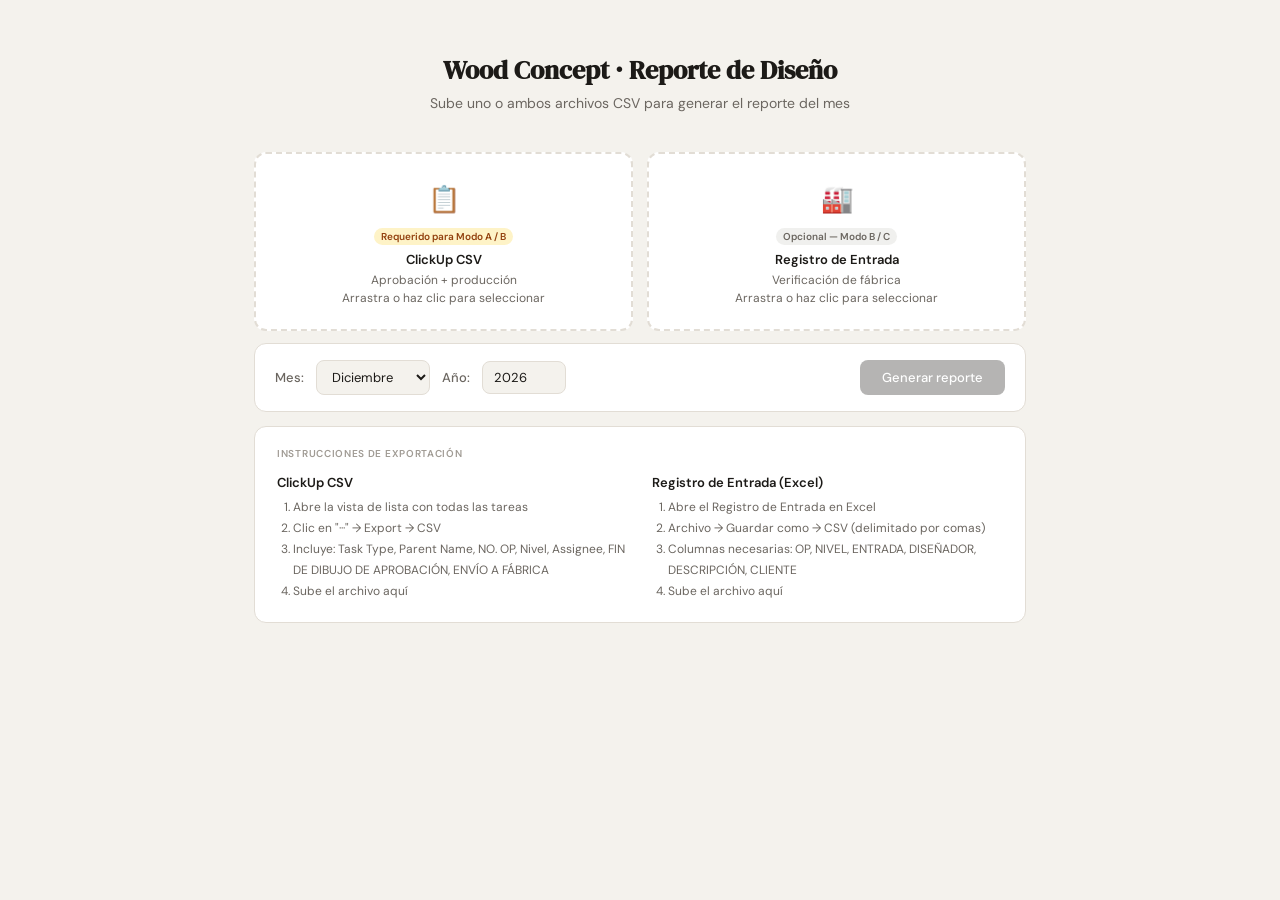
<file: reporte.html>
<!DOCTYPE html>
<html lang="es">
<head>
  <meta charset="UTF-8">
  <meta name="viewport" content="width=device-width, initial-scale=1.0">
  <title>Wood Concept · Reporte de Diseño</title>
  <link rel="preconnect" href="https://fonts.googleapis.com">
  <link rel="preconnect" href="https://fonts.gstatic.com" crossorigin>
  <link href="https://fonts.googleapis.com/css2?family=DM+Serif+Display:ital@0;1&family=DM+Sans:ital,wght@0,300;0,400;0,500;0,600;1,400&display=swap" rel="stylesheet">
  <style>
*, *::before, *::after { box-sizing: border-box; margin: 0; padding: 0; }
:root {
  --bg: #f4f2ed; --card: #fff; --border: #e2ddd5; --divider: #ede9e2;
  --text: #1c1a17; --muted: #6b6660; --faint: #a09b94;
  --aprob-bg: #e8f0fc; --aprob-text: #1a4fa0;
  --prod-bg: #e4f4ec;  --prod-text: #15683a;
  --above-bg: #e4f4ec; --above-text: #15683a;
  --below-bg: #fff1f2; --below-text: #b91c1c;
  --fallback: #9B5C0A; --added: #15683a; --warn: #b45309;
  --r: 12px;
}
body { font-family:'DM Sans',sans-serif; background:var(--bg); color:var(--text); min-height:100vh; -webkit-font-smoothing:antialiased; }

/* ── UPLOAD ── */
#upload-screen { max-width:820px; margin:0 auto; padding:52px 24px 80px; }
.upload-logo { text-align:center; margin-bottom:40px; }
.upload-logo h1 { font-family:'DM Serif Display',serif; font-size:26px; margin-bottom:6px; }
.upload-logo p { font-size:14px; color:var(--muted); }

.drop-zones { display:grid; grid-template-columns:1fr 1fr; gap:14px; margin-bottom:12px; }
.drop-zone {
  background:var(--card); border:2px dashed var(--border); border-radius:var(--r);
  padding:28px 20px 22px; text-align:center; cursor:pointer;
  transition:border-color .18s, background .18s; position:relative; min-height:148px;
  display:flex; flex-direction:column; align-items:center; justify-content:center;
}
.drop-zone .dz-input {
  position:absolute; inset:0; opacity:0; cursor:pointer; width:100%; height:100%;
}
.drop-zone.drag-over { border-color:#185FA5; background:#f5f8ff; }
.drop-zone.loaded { border-style:solid; border-color:#15683a; background:#f2faf5; cursor:default; }
.drop-zone.loaded .dz-input { display:none; }
.drop-zone.loaded .dz-idle { display:none; }
.dz-idle { pointer-events:none; }
.dz-icon { font-size:26px; margin-bottom:8px; }
.drop-zone h3 { font-size:13px; font-weight:600; margin-bottom:3px; }
.dz-hint { font-size:12px; color:var(--muted); line-height:1.5; }
.dz-badge {
  display:inline-block; font-size:10px; font-weight:600; padding:2px 7px;
  border-radius:100px; margin-bottom:6px;
}
.dz-badge.req { background:#fef3c7; color:#92400e; }
.dz-badge.opt { background:#f0f0ee; color:var(--muted); }

.dz-loaded-state {
  display:none; width:100%; flex-direction:column; align-items:center; gap:8px;
}
.drop-zone.loaded .dz-loaded-state { display:flex; }
.dz-check { font-size:22px; color:#15683a; }
.dz-fname { font-size:13px; font-weight:500; color:var(--text); word-break:break-all; text-align:center; }
.dz-fsize { font-size:11px; color:var(--muted); }
.dz-remove {
  background:none; border:1px solid var(--border); border-radius:6px;
  padding:3px 10px; font-size:11px; color:var(--muted); cursor:pointer;
  transition:border-color .15s, color .15s; font-family:'DM Sans',sans-serif;
}
.dz-remove:hover { border-color:#b91c1c; color:#b91c1c; }

.mode-badge {
  display:flex; align-items:center; gap:8px; padding:10px 16px;
  border-radius:8px; margin-bottom:12px; font-size:13px;
}
.mode-badge.hidden { display:none; }
.mode-badge.mode-a { background:#eff6ff; color:#1d4ed8; border:1px solid #bfdbfe; }
.mode-badge.mode-b { background:#f0fdf4; color:#166534; border:1px solid #bbf7d0; }
.mode-badge.mode-c { background:#fff7ed; color:#9a3412; border:1px solid #fed7aa; }
.mode-badge .mb-dot { width:7px; height:7px; border-radius:50%; background:currentColor; flex-shrink:0; }
.mode-badge strong { font-weight:600; }

.controls-row {
  background:var(--card); border:1px solid var(--border); border-radius:var(--r);
  padding:16px 20px; display:flex; align-items:center; gap:12px; margin-bottom:14px; flex-wrap:wrap;
}
.controls-row label { font-size:13px; font-weight:500; color:var(--muted); white-space:nowrap; }
.controls-row select, .controls-row input[type=number] {
  border:1px solid var(--border); border-radius:8px; padding:7px 11px;
  font-family:'DM Sans',sans-serif; font-size:13px; color:var(--text);
  background:var(--bg); outline:none; transition:border-color .15s;
}
.controls-row select:focus, .controls-row input[type=number]:focus { border-color:#185FA5; }
.controls-row input[type=number] { width:84px; }
.spacer { flex:1; }

.btn-primary {
  background:var(--text); color:#fff; border:none; border-radius:8px;
  padding:9px 22px; font-family:'DM Sans',sans-serif; font-size:13px; font-weight:500;
  cursor:pointer; transition:background .15s, opacity .15s; white-space:nowrap;
}
.btn-primary:disabled { opacity:.32; cursor:not-allowed; }
.btn-primary:not(:disabled):hover { background:#2e2b26; }
.btn-secondary {
  background:var(--card); color:var(--text); border:1px solid var(--border);
  border-radius:8px; padding:8px 16px; font-family:'DM Sans',sans-serif;
  font-size:13px; font-weight:500; cursor:pointer; transition:background .15s, border-color .15s;
}
.btn-secondary:hover { background:var(--bg); border-color:var(--muted); }

.error-banner {
  background:#fff1f2; border:1px solid #fecdd3; border-radius:8px;
  padding:11px 16px; font-size:13px; color:#b91c1c; margin-bottom:14px; display:none;
}
.instructions {
  background:var(--card); border:1px solid var(--border); border-radius:var(--r); padding:20px 22px;
}
.instr-title { font-size:10px; font-weight:600; text-transform:uppercase; letter-spacing:.07em; color:var(--faint); margin-bottom:14px; }
.instr-cols { display:grid; grid-template-columns:1fr 1fr; gap:24px; }
.instr-cols h5 { font-size:13px; font-weight:600; margin-bottom:6px; }
.instr-cols ol { padding-left:16px; font-size:12px; color:var(--muted); line-height:1.75; }

/* ── REPORT ── */
#report-screen { display:none; max-width:960px; margin:0 auto; padding:44px 24px 80px; }
.report-topbar { display:flex; align-items:flex-start; justify-content:space-between; margin-bottom:36px; gap:16px; }
.report-title h1 { font-family:'DM Serif Display',serif; font-size:24px; margin-bottom:5px; }
.report-sub { font-size:12px; color:var(--muted); line-height:1.7; }
.report-actions { display:flex; gap:8px; flex-shrink:0; }

.metrics-grid { display:grid; grid-template-columns:repeat(3,1fr); gap:12px; margin-bottom:28px; }
.metric-card { background:var(--card); border:1px solid var(--border); border-radius:var(--r); padding:18px 20px; }
.metric-label { font-size:10px; font-weight:600; text-transform:uppercase; letter-spacing:.07em; color:var(--faint); margin-bottom:6px; }
.metric-value { font-family:'DM Serif Display',serif; font-size:30px; line-height:1; }
.metric-sub { font-size:11px; color:var(--muted); margin-top:4px; }
.metric-note { font-size:11px; color:var(--warn); margin-top:6px; font-style:italic; }

/* ── VALIDATION PANEL ── */
.val-panel {
  background:var(--card); border:1px solid var(--border); border-radius:var(--r);
  margin-bottom:28px; overflow:hidden;
}
.val-header {
  display:flex; align-items:center; justify-content:space-between;
  padding:14px 20px; cursor:pointer; user-select:none; gap:12px;
  border-bottom:1px solid var(--divider);
}
.val-header:hover { background:#fafaf9; }
.val-header-left { display:flex; align-items:center; gap:10px; }
.val-title-text { font-size:13px; font-weight:600; }
.val-summary-pill {
  display:inline-flex; align-items:center; padding:3px 10px;
  border-radius:100px; font-size:11.5px; font-weight:500;
  background:var(--prod-bg); color:var(--prod-text);
}
.val-toggle-btn {
  background:none; border:1px solid var(--border); border-radius:6px;
  padding:4px 10px; font-size:11px; color:var(--muted); cursor:pointer;
  font-family:'DM Sans',sans-serif; white-space:nowrap; transition:border-color .15s;
}
.val-toggle-btn:hover { border-color:var(--muted); }
.val-body { padding:0; }
.val-sections { display:grid; grid-template-columns:repeat(3,1fr); }
.val-section { padding:16px 18px; }
.val-section:not(:last-child) { border-right:1px solid var(--divider); }
.val-sec-title {
  font-size:11px; font-weight:600; text-transform:uppercase; letter-spacing:.06em;
  margin-bottom:10px; display:flex; align-items:center; gap:5px;
}
.val-sec-title.green { color:var(--prod-text); }
.val-sec-title.amber { color:var(--warn); }
.val-item { font-size:12px; color:var(--muted); padding:4px 0; border-bottom:1px solid var(--divider); line-height:1.4; }
.val-item:last-child { border-bottom:none; }
.val-item-op { font-family:'Courier New',monospace; font-size:11px; color:var(--faint); display:block; }
.val-empty { font-size:12px; color:var(--faint); font-style:italic; padding:6px 0; }

.section-heading { font-size:10px; font-weight:600; text-transform:uppercase; letter-spacing:.09em; color:var(--faint); margin-bottom:14px; }

/* ── DESIGNER CARD ── */
.designer-card { background:var(--card); border:1px solid var(--border); border-radius:var(--r); margin-bottom:18px; overflow:hidden; }
.card-header { padding:20px 24px 16px; border-bottom:1px solid var(--divider); }
.card-top { display:flex; align-items:center; gap:10px; margin-bottom:16px; flex-wrap:wrap; }
.designer-dot { width:10px; height:10px; border-radius:50%; flex-shrink:0; }
.designer-name { font-family:'DM Serif Display',serif; font-size:19px; flex:1; min-width:100px; }
.pills { display:flex; gap:6px; flex-wrap:wrap; }
.pill { display:inline-flex; align-items:center; padding:4px 10px; border-radius:100px; font-size:11.5px; font-weight:500; white-space:nowrap; }
.pill-aprob { background:var(--aprob-bg); color:var(--aprob-text); }
.pill-prod  { background:var(--prod-bg);  color:var(--prod-text); }
.pill-above { background:var(--above-bg); color:var(--above-text); }
.pill-below { background:var(--below-bg); color:var(--below-text); }
.pill-neutral { background:#f0eeeb; color:var(--muted); }

.bar-wrap { position:relative; padding-bottom:20px; margin-bottom:12px; }
.bar-track { height:6px; background:var(--divider); border-radius:3px; overflow:hidden; }
.bar-fill { height:100%; border-radius:3px; transition:width .4s ease; }
.bar-tick { position:absolute; top:-3px; width:2px; height:12px; background:var(--faint); border-radius:1px; transform:translateX(-50%); }
.bar-tick-label { position:absolute; top:10px; font-size:10px; color:var(--faint); transform:translateX(-50%); white-space:nowrap; }

.project-tags { display:flex; flex-wrap:wrap; gap:5px; margin-bottom:8px; }
.project-tag { background:var(--bg); border:1px solid var(--border); border-radius:6px; padding:2px 8px; font-size:11px; color:var(--muted); }
.card-stats { font-size:11.5px; color:var(--faint); }

.card-body { display:grid; grid-template-columns:1fr 1fr; }
.card-body.single-col { grid-template-columns:1fr; }
.item-col { padding:16px 22px; }
.item-col:first-child:not(:last-child) { border-right:1px solid var(--divider); }
.col-heading { display:flex; align-items:center; gap:6px; font-size:10px; font-weight:600; text-transform:uppercase; letter-spacing:.07em; margin-bottom:12px; }
.col-dot { width:6px; height:6px; border-radius:50%; }

.item-row { display:flex; align-items:flex-start; justify-content:space-between; gap:10px; padding:7px 0; border-bottom:1px solid var(--divider); }
.item-row:last-of-type { border-bottom:none; }
.item-info { flex:1; min-width:0; }
.item-name { font-size:12.5px; color:var(--text); line-height:1.35; white-space:nowrap; overflow:hidden; text-overflow:ellipsis; }
.item-name.no-level { color:var(--faint); }
.item-project { font-size:11px; color:var(--faint); font-style:italic; white-space:nowrap; overflow:hidden; text-overflow:ellipsis; }
.item-op { font-size:10px; color:var(--faint); font-family:'Courier New',monospace; margin-top:1px; }
.item-score { font-size:12.5px; font-weight:500; color:var(--muted); white-space:nowrap; flex-shrink:0; padding-top:1px; }
.item-score.no-level { color:var(--faint); font-weight:400; }
.col-subtotal { display:flex; justify-content:space-between; padding:9px 0 0; font-size:12px; font-weight:600; color:var(--muted); border-top:1px solid var(--border); margin-top:2px; }
.col-empty { font-size:12px; color:var(--faint); font-style:italic; padding:6px 0; }

.mark-fallback { color:var(--fallback); font-size:10px; }
.mark-added    { color:var(--added);    font-size:11px; margin-right:2px; font-weight:600; }
.mark-warn     { color:var(--warn);     font-size:11px; margin-right:2px; }

/* ── UNASSIGNED ── */
.unassigned-section { margin-top:36px; }
.unassigned-card { background:var(--card); border:1px solid var(--border); border-radius:var(--r); padding:20px 24px; opacity:.65; }
.unassigned-label { font-size:12px; font-weight:500; color:var(--muted); margin-bottom:14px; }
.unassigned-grid { display:grid; grid-template-columns:1fr 1fr; gap:20px; }

/* ── FOOTER ── */
.report-footer { margin-top:48px; background:var(--card); border:1px solid var(--border); border-radius:var(--r); padding:20px 22px; font-size:12px; color:var(--muted); line-height:1.8; }
.report-footer strong { color:var(--text); }
.legend-row { display:flex; flex-wrap:wrap; gap:16px; margin-top:8px; }
.legend-item { display:flex; align-items:center; gap:5px; font-size:12px; }

/* ── PRINT ── */
@media print {
  body { background:#fff !important; }
  #upload-screen { display:none !important; }
  #report-screen { display:block !important; padding:16px; max-width:100%; }
  .report-actions, .val-toggle-btn { display:none !important; }
  .val-body { display:block !important; }
  .designer-card { break-inside:avoid; page-break-inside:avoid; }
  .metrics-grid, .val-panel, .report-footer { break-inside:avoid; }
}
  </style>
</head>
<body>

<!-- ══════════════ UPLOAD SCREEN ══════════════ -->
<div id="upload-screen">
  <div class="upload-logo">
    <h1>Wood Concept · Reporte de Diseño</h1>
    <p>Sube uno o ambos archivos CSV para generar el reporte del mes</p>
  </div>

  <div id="error-banner" class="error-banner"></div>

  <div class="drop-zones">
    <!-- ClickUp -->
    <div class="drop-zone" id="dz-cu">
      <input type="file" accept=".csv,.txt" id="file-cu" class="dz-input">
      <div class="dz-idle">
        <div class="dz-icon">📋</div>
        <div class="dz-badge req">Requerido para Modo A / B</div>
        <h3>ClickUp CSV</h3>
        <div class="dz-hint">Aprobación + producción<br>Arrastra o haz clic para seleccionar</div>
      </div>
      <div class="dz-loaded-state" id="dls-cu">
        <div class="dz-check">✓</div>
        <div class="dz-fname" id="dfname-cu"></div>
        <div class="dz-fsize" id="dfsize-cu"></div>
        <button class="dz-remove" id="rm-cu">Quitar archivo</button>
      </div>
    </div>
    <!-- Registro -->
    <div class="drop-zone" id="dz-reg">
      <input type="file" accept=".csv,.txt" id="file-reg" class="dz-input">
      <div class="dz-idle">
        <div class="dz-icon">🏭</div>
        <div class="dz-badge opt">Opcional — Modo B / C</div>
        <h3>Registro de Entrada</h3>
        <div class="dz-hint">Verificación de fábrica<br>Arrastra o haz clic para seleccionar</div>
      </div>
      <div class="dz-loaded-state" id="dls-reg">
        <div class="dz-check">✓</div>
        <div class="dz-fname" id="dfname-reg"></div>
        <div class="dz-fsize" id="dfsize-reg"></div>
        <button class="dz-remove" id="rm-reg">Quitar archivo</button>
      </div>
    </div>
  </div>

  <div class="mode-badge hidden" id="mode-badge">
    <div class="mb-dot"></div>
    <span id="mode-text"></span>
  </div>

  <div class="controls-row">
    <label>Mes:</label>
    <select id="sel-month">
      <option value="1">Enero</option><option value="2">Febrero</option>
      <option value="3">Marzo</option><option value="4">Abril</option>
      <option value="5">Mayo</option><option value="6">Junio</option>
      <option value="7">Julio</option><option value="8">Agosto</option>
      <option value="9">Septiembre</option><option value="10">Octubre</option>
      <option value="11">Noviembre</option><option value="12">Diciembre</option>
    </select>
    <label>Año:</label>
    <input type="number" id="inp-year" value="2026" min="2020" max="2035">
    <div class="spacer"></div>
    <button class="btn-primary" id="btn-generate" disabled>Generar reporte</button>
  </div>

  <div class="instructions">
    <div class="instr-title">Instrucciones de exportación</div>
    <div class="instr-cols">
      <div>
        <h5>ClickUp CSV</h5>
        <ol>
          <li>Abre la vista de lista con todas las tareas</li>
          <li>Clic en "···" → Export → CSV</li>
          <li>Incluye: Task Type, Parent Name, NO. OP, Nivel, Assignee, FIN DE DIBUJO DE APROBACIÓN, ENVÍO A FÁBRICA</li>
          <li>Sube el archivo aquí</li>
        </ol>
      </div>
      <div>
        <h5>Registro de Entrada (Excel)</h5>
        <ol>
          <li>Abre el Registro de Entrada en Excel</li>
          <li>Archivo → Guardar como → CSV (delimitado por comas)</li>
          <li>Columnas necesarias: OP, NIVEL, ENTRADA, DISEÑADOR, DESCRIPCIÓN, CLIENTE</li>
          <li>Sube el archivo aquí</li>
        </ol>
      </div>
    </div>
  </div>
</div>

<!-- ══════════════ REPORT SCREEN ══════════════ -->
<div id="report-screen">
  <div class="report-topbar">
    <div class="report-title">
      <h1>Wood Concept · Reporte de Diseño</h1>
      <div class="report-sub" id="report-sub"></div>
    </div>
    <div class="report-actions">
      <button class="btn-secondary" id="btn-back">← Nuevo reporte</button>
      <button class="btn-secondary" id="btn-print">Imprimir / PDF</button>
    </div>
  </div>

  <div class="metrics-grid" id="metrics-grid"></div>
  <div id="val-panel-wrap"></div>
  <div class="section-heading" id="designers-heading">Equipo de diseño</div>
  <div id="designers-container"></div>

  <div class="unassigned-section" id="unassigned-section" style="display:none">
    <div class="section-heading">Sin asignar</div>
    <div class="unassigned-card" id="unassigned-card"></div>
  </div>

  <div class="report-footer" id="report-footer"></div>
</div>

<script>
// ═══════════════════════════════════════════════════════════
//  CONSTANTS
// ═══════════════════════════════════════════════════════════
const CU_MAP = {
  'Fabian Parra':'Fabián P','Fabián Parra':'Fabián P',
  'Luis Villamil':'Luis V',
  'Sebastián Rubio':'Sebastian R','Sebastian Rubio':'Sebastian R',
  'Ana Gonzalez':'Ana G','Ana González':'Ana G',
  'JOHANA RUIZ':'Johana Ruiz','Johana Ruiz':'Johana Ruiz',
  'Daniel Bermudez':'Daniel B','Daniel Bermúdez':'Daniel B',
  'KARLA LISNETH DIAZ':'Karla Díaz','KARLA LISNETH DÍAZ':'Karla Díaz',
  'Karla Diaz':'Karla Díaz','Karla Díaz':'Karla Díaz',
};

const REG_PATTERNS = [
  {p:['fabian p','fabian parra','fabian'],          n:'Fabián P'},
  {p:['luis v','luis villamil','luis'],              n:'Luis V'},
  {p:['sebastian r','sebastian rubio','juan r','sebastián r','sebastián rubio'], n:'Sebastian R'},
  {p:['johana ruiz','johana r','johana'],            n:'Johana Ruiz'},
  {p:['ana g','ana gonzalez','ana gonzález'],        n:'Ana G'},
  {p:['daniel b','daniel bermudez','daniel bermúdez'],n:'Daniel B'},
  {p:['karla diaz','karla díaz','karla lisneth'],    n:'Karla Díaz'},
];

const COLORS = {
  'Fabián P':'#185FA5','Luis V':'#3B6D11','Sebastian R':'#1D9E75',
  'Ana G':'#533AB7','Johana Ruiz':'#c4366b','Daniel B':'#8B3A1C','Karla Díaz':'#9B5C0A',
};

const SP_MON = {ene:1,feb:2,mar:3,abr:4,may:5,jun:6,jul:7,ago:8,sep:9,oct:10,nov:11,dic:12};
const MON_NAME = ['','Enero','Febrero','Marzo','Abril','Mayo','Junio','Julio','Agosto','Septiembre','Octubre','Noviembre','Diciembre'];

// ═══════════════════════════════════════════════════════════
//  UTILS
// ═══════════════════════════════════════════════════════════
const norm = s => String(s||'').normalize('NFD').replace(/[\u0300-\u036f]/g,'').toLowerCase().trim();
const esc  = s => String(s||'').replace(/&/g,'&amp;').replace(/</g,'&lt;').replace(/>/g,'&gt;').replace(/"/g,'&quot;');
const fmt  = n => { if(n==null||isNaN(n))return'0'; const v=Math.round(n*10)/10; return Number.isInteger(v)?String(v):v.toFixed(1); };
const fmtB = b => b<1024?b+' B':b<1048576?(b/1024).toFixed(1)+' KB':(b/1048576).toFixed(1)+' MB';

// ═══════════════════════════════════════════════════════════
//  CSV PARSER
// ═══════════════════════════════════════════════════════════
function parseCSV(raw) {
  if (raw.charCodeAt(0)===0xFEFF) raw=raw.slice(1);
  raw=raw.replace(/\r\n/g,'\n').replace(/\r/g,'\n');
  const rows=[]; let row=[],field='',inQ=false;
  for (let i=0;i<=raw.length;i++) {
    const c=i<raw.length?raw[i]:'\n', n=raw[i+1];
    if (inQ) {
      if(c==='"'&&n==='"'){field+='"';i++;}
      else if(c==='"')inQ=false;
      else field+=c;
    } else {
      if(c==='"')inQ=true;
      else if(c===','){row.push(field.trim());field='';}
      else if(c==='\n'){
        row.push(field.trim());field='';
        if(row.some(f=>f!==''))rows.push(row);
        row=[];
      } else field+=c;
    }
  }
  return rows;
}

// ═══════════════════════════════════════════════════════════
//  DATE PARSING
// ═══════════════════════════════════════════════════════════
function parseCUDate(str) {
  if(!str||!str.trim())return null;
  str=str.trim();
  const ci=str.indexOf(',');
  if(ci!==-1)str=str.slice(ci+1).trim();
  str=str.replace(/(\d+)(st|nd|rd|th)/g,'$1');
  const d=new Date(str);
  return isNaN(d)?null:d;
}
function parseRegDate(str,year) {
  if(!str||!str.trim())return null;
  const parts=str.trim().split('-');
  if(parts.length<2)return null;
  const day=parseInt(parts[0],10), mon=SP_MON[parts[1].toLowerCase().trim()];
  if(!day||!mon)return null;
  return new Date(year,mon-1,day);
}

// ═══════════════════════════════════════════════════════════
//  NAME MAPPING
// ═══════════════════════════════════════════════════════════
function mapCU(raw) {
  if(!raw||!raw.trim())return null;
  const m=raw.match(/\[([^\]]+)\]/);
  if(!m)return null;
  const name=m[1].trim();
  return CU_MAP[name]||name;
}
function mapReg(raw) {
  if(!raw||!raw.trim())return null;
  const n=norm(raw);
  for(const {p,n:name} of REG_PATTERNS)
    if(p.some(pat=>n===pat||n.startsWith(pat)))return name;
  return raw.trim()||null;
}

// ═══════════════════════════════════════════════════════════
//  OP PARSING
// ═══════════════════════════════════════════════════════════
function parseRegOP(raw) {
  raw=String(raw||'').trim();
  if(!raw)return{rawOP:raw,ops:[],combined:false};
  const m=raw.match(/^(\d+)-(\d+)\/(\d+)$/);
  if(m)return{rawOP:raw,ops:[`${m[1]}-${m[2]}`,`${m[1]}-${m[3]}`],combined:true};
  return{rawOP:raw,ops:[raw],combined:false};
}

// ═══════════════════════════════════════════════════════════
//  PARSE CLICKUP CSV
// ═══════════════════════════════════════════════════════════
function parseCUCSV(rows) {
  if(!rows.length)return[];
  const hdr=rows[0];
  const col=kw=>{
    let i=hdr.findIndex(h=>norm(h)===norm(kw));
    if(i!==-1)return i;
    return hdr.findIndex(h=>norm(h).includes(norm(kw)));
  };
  const iType  =col('task type');
  const iName  =col('task name');
  const iPar   =col('parent name');
  const iOP    =hdr.findIndex(h=>{const n=norm(h);return n.startsWith('no. op')||n.startsWith('no.op');});
  const iNiv   =hdr.findIndex(h=>norm(h).startsWith('nivel'));
  const iAsgn  =col('assignee');
  const iFin   =hdr.findIndex(h=>norm(h).startsWith('fin de dibujo'));
  const iEnvio =hdr.findIndex(h=>norm(h).includes('envio a fabrica'));
  const tasks=[];
  for(let r=1;r<rows.length;r++){
    const row=rows[r];
    if(iType!==-1&&norm(row[iType]||'')!=='task')continue;
    const nRaw=iNiv!==-1?(row[iNiv]||'').trim():'';
    const nivel=nRaw?parseFloat(nRaw):null;
    tasks.push({
      name:   iName !==-1?(row[iName] ||'').trim():'',
      parent: iPar  !==-1?(row[iPar]  ||'').trim():'',
      op:     iOP   !==-1?(row[iOP]   ||'').trim():'',
      nivel:  (nivel!==null&&!isNaN(nivel))?nivel:null,
      assignee:iAsgn!==-1?(row[iAsgn]||'').trim():'',
      finDibujo:iFin!==-1?(row[iFin] ||'').trim():'',
      envio:  iEnvio!==-1?(row[iEnvio]||'').trim():'',
    });
  }
  return tasks;
}

// ═══════════════════════════════════════════════════════════
//  PARSE REGISTRO CSV
// ═══════════════════════════════════════════════════════════
function parseRegCSV(rows) {
  let hi=-1;
  for(let i=0;i<rows.length;i++){
    const nj=norm(rows[i].join(','));
    if(nj.includes('nivel')&&nj.includes('op')){hi=i;break;}
    if((nj.includes('n°')||nj.includes('no'))&&nj.includes('op')){hi=i;break;}
  }
  if(hi===-1)return[];
  const hdr=rows[hi];
  const col=kw=>{
    let i=hdr.findIndex(h=>norm(h)===norm(kw));
    if(i!==-1)return i;
    return hdr.findIndex(h=>norm(h).includes(norm(kw)));
  };
  const iOP   =col('op');
  const iNiv  =col('nivel');
  const iEnt  =col('entrada');
  const iDis  =hdr.findIndex(h=>{const n=norm(h);return n==='disenador'||n.includes('disenador');});
  const iDesc =hdr.findIndex(h=>{const n=norm(h);return n==='descripcion'||n.includes('descripcion');});
  const iCli  =col('cliente');
  const entries=[];
  for(let r=hi+1;r<rows.length;r++){
    const row=rows[r];
    if(!row||row.every(c=>!c||!c.trim()))continue;
    const rawOP=iOP!==-1?(row[iOP]||'').trim():'';
    if(!rawOP)continue;
    const nRaw=iNiv!==-1?(row[iNiv]||'').trim():'';
    const nivel=nRaw?parseFloat(nRaw):null;
    const{rawOP:rOP,ops,combined}=parseRegOP(rawOP);
    entries.push({
      rawOP:rOP, ops, combined,
      nivel:(nivel!==null&&!isNaN(nivel))?nivel:null,
      entradaRaw: iEnt !==-1?(row[iEnt] ||'').trim():'',
      designer:   iDis !==-1?(row[iDis] ||'').trim():'',
      descripcion:iDesc!==-1?(row[iDesc]||'').trim():'',
      cliente:    iCli !==-1?(row[iCli] ||'').trim():'',
    });
  }
  return entries;
}

// ═══════════════════════════════════════════════════════════
//  BUILD REPORT
// ═══════════════════════════════════════════════════════════
function buildReport(mode, cuTasks, regEntries, month, year) {
  // Build reg lookups
  const regMap=new Map();
  for(const e of regEntries) for(const op of e.ops) regMap.set(op,e);

  // Pre-compute validation sets for Mode B
  let coinciden=[], soloFabrica=[], soloClickUp=[], unconfirmedOPs=new Set();
  if(mode==='B'){
    const regInMonth=regEntries.filter(e=>{
      const d=parseRegDate(e.entradaRaw,year);
      return d&&d.getMonth()+1===month&&d.getFullYear()===year;
    });
    const cuProdTasks=cuTasks.filter(t=>{
      const d=parseCUDate(t.envio);
      return d&&d.getMonth()+1===month&&d.getFullYear()===year;
    });
    const cuProdOPSet=new Set(cuProdTasks.map(t=>t.op).filter(Boolean));
    const regOPSet=new Set();
    for(const e of regInMonth){
      const matched=e.ops.some(op=>cuProdOPSet.has(op));
      if(matched)coinciden.push(e); else soloFabrica.push(e);
      for(const op of e.ops) regOPSet.add(op);
    }
    for(const t of cuProdTasks){
      if(!t.op||!regOPSet.has(t.op)){
        unconfirmedOPs.add(t.op||'__'+t.name);
        soloClickUp.push(t);
      }
    }
  }

  // Build designer buckets
  const dMap=new Map();
  const unasgn={approvals:[],productions:[],usedOPs:new Set()};
  const getBucket=name=>{
    if(!dMap.has(name)) dMap.set(name,{approvals:[],productions:[],usedOPs:new Set()});
    return dMap.get(name);
  };

  if(mode!=='C'){
    for(const t of cuTasks){
      const reg=t.op?regMap.get(t.op):null;
      let level=t.nivel, fromReg=false;
      if(level===null&&mode==='B'&&reg&&reg.nivel!==null){level=reg.nivel;fromReg=true;}
      const designer=mapCU(t.assignee);
      const bkt=designer?getBucket(designer):unasgn;
      // Approval
      const dFin=parseCUDate(t.finDibujo);
      if(dFin&&dFin.getMonth()+1===month&&dFin.getFullYear()===year){
        bkt.approvals.push({
          name:t.name,parent:t.parent,op:t.op,
          level,fromReg,hasLevel:level!==null,score:level!==null?level:0,
          unconfirmed:false,fromRegOnly:false,
        });
      }
      // Production
      const dEnv=parseCUDate(t.envio);
      if(dEnv&&dEnv.getMonth()+1===month&&dEnv.getFullYear()===year){
        const dedupKey=(reg&&reg.combined)?reg.rawOP:t.op;
        if(dedupKey&&bkt.usedOPs.has(dedupKey))continue;
        if(dedupKey)bkt.usedOPs.add(dedupKey);
        const unconfirmed=mode==='B'&&t.op&&unconfirmedOPs.has(t.op);
        bkt.productions.push({
          name:t.name,parent:t.parent,op:t.op,
          level,fromReg,hasLevel:level!==null,score:level!==null?level*1.5:0,
          unconfirmed,fromRegOnly:false,
        });
      }
    }
    // Mode B: add soloFabrica items
    if(mode==='B'){
      for(const e of soloFabrica){
        const designer=mapReg(e.designer);
        const bkt=designer?getBucket(designer):unasgn;
        if(bkt.usedOPs.has(e.rawOP))continue;
        bkt.usedOPs.add(e.rawOP);
        bkt.productions.push({
          name:e.descripcion||('OP: '+e.rawOP),
          parent:e.cliente||'',op:e.rawOP,
          level:e.nivel,fromReg:true,hasLevel:e.nivel!==null,
          score:e.nivel!==null?e.nivel*1.5:0,
          unconfirmed:false,fromRegOnly:true,
        });
      }
    }
  } else {
    // Mode C: Registro only
    for(const e of regEntries){
      const d=parseRegDate(e.entradaRaw,year);
      if(!d||d.getMonth()+1!==month||d.getFullYear()!==year)continue;
      const designer=mapReg(e.designer);
      const bkt=designer?getBucket(designer):unasgn;
      if(bkt.usedOPs.has(e.rawOP))continue;
      bkt.usedOPs.add(e.rawOP);
      bkt.productions.push({
        name:e.descripcion||('OP: '+e.rawOP),
        parent:e.cliente||'',op:e.rawOP,
        level:e.nivel,fromReg:true,hasLevel:e.nivel!==null,
        score:e.nivel!==null?e.nivel*1.5:0,
        unconfirmed:false,fromRegOnly:false,
      });
    }
  }

  // Aggregate
  const designers=[];
  for(const[name,d]of dMap){
    const aT=d.approvals.reduce((s,i)=>s+i.score,0);
    const pT=d.productions.reduce((s,i)=>s+i.score,0);
    const projects=[...new Set([...d.approvals,...d.productions].map(i=>i.parent).filter(Boolean))];
    const items=new Set([...d.approvals,...d.productions].map(i=>i.name));
    designers.push({
      name,color:COLORS[name]||'#888',
      approvals:d.approvals,productions:d.productions,
      aTotal:aT,pTotal:pT,total:aT+pT,projects,itemCount:items.size,
    });
  }
  designers.sort((a,b)=>b.total-a.total);
  const n=designers.length||1;
  const tPts=designers.reduce((s,d)=>s+d.total,0);
  const tApr=designers.reduce((s,d)=>s+d.aTotal,0);
  const tPrd=designers.reduce((s,d)=>s+d.pTotal,0);

  return{
    mode,designers,unassigned:unasgn,month,year,
    validation:mode==='B'?{coinciden,soloFabrica,soloClickUp}:null,
    metrics:{tPts,tApr,tPrd,mean:tPts/n,meanApr:tApr/n,meanPrd:tPrd/n},
    maxTotal:designers.length?designers[0].total:1,
    activeCount:designers.length,
  };
}

// ═══════════════════════════════════════════════════════════
//  RENDER
// ═══════════════════════════════════════════════════════════
function itemRowHTML(item){
  const markers=[];
  if(item.fromRegOnly) markers.push('<span class="mark-added" title="Añadido desde Registro de Fábrica">⊕</span>');
  if(item.unconfirmed) markers.push('<span class="mark-warn" title="No confirmado por Registro de Fábrica">⚠</span>');
  const scoreHTML=item.hasLevel
    ? fmt(item.score)+(item.fromReg?'&thinsp;<span class="mark-fallback">†</span>':'')
    : '—&ensp;<span style="color:var(--faint);font-size:11px">(sin nivel)</span>';
  return`<div class="item-row">
    <div class="item-info">
      <div class="item-name${item.hasLevel?'':' no-level'}">${markers.join('')}${esc(item.name)}</div>
      ${item.parent?`<div class="item-project">${esc(item.parent)}</div>`:''}
      ${item.op?`<div class="item-op">${esc(item.op)}</div>`:''}
    </div>
    <div class="item-score${item.hasLevel?'':' no-level'}">${scoreHTML}</div>
  </div>`;
}

function designerCardHTML(d,mean,maxTotal,mode){
  const pct=maxTotal>0?(d.total/maxTotal)*100:0;
  const mPct=maxTotal>0?Math.min((mean/maxTotal)*100,100):0;
  const isAbove=d.total>mean+0.001, isBelow=d.total<mean-0.001;
  const pc=isAbove?'pill-above':isBelow?'pill-below':'pill-neutral';
  const arrow=isAbove?' ↑':isBelow?' ↓':'';
  const tags=d.projects.map(p=>`<span class="project-tag">${esc(p)}</span>`).join('');
  const showApproval=mode!=='C';
  const aRows=d.approvals.length?d.approvals.map(i=>itemRowHTML(i)).join(''):'<div class="col-empty">Sin planos este mes</div>';
  const pRows=d.productions.length?d.productions.map(i=>itemRowHTML(i)).join(''):'<div class="col-empty">Sin planos este mes</div>';
  return`<div class="designer-card">
  <div class="card-header">
    <div class="card-top">
      <div class="designer-dot" style="background:${d.color}"></div>
      <div class="designer-name">${esc(d.name)}</div>
      <div class="pills">
        ${showApproval?`<span class="pill pill-aprob">${fmt(d.aTotal)} aprob</span>`:''}
        <span class="pill pill-prod">${fmt(d.pTotal)} prod</span>
        <span class="pill ${pc}">${fmt(d.total)} pts${arrow}</span>
      </div>
    </div>
    <div class="bar-wrap">
      <div class="bar-track"><div class="bar-fill" style="width:${pct.toFixed(1)}%;background:${d.color}"></div></div>
      ${mPct>0?`<div class="bar-tick" style="left:${mPct.toFixed(1)}%"></div><div class="bar-tick-label" style="left:${mPct.toFixed(1)}%">media</div>`:''}
    </div>
    <div class="project-tags">${tags}</div>
    <div class="card-stats">${d.itemCount} ítem${d.itemCount!==1?'s':''} · ${d.projects.length} proyecto${d.projects.length!==1?'s':''}</div>
  </div>
  <div class="card-body${showApproval?'':' single-col'}">
    ${showApproval?`<div class="item-col">
      <div class="col-heading"><div class="col-dot" style="background:var(--aprob-text)"></div><span style="color:var(--aprob-text)">Planos de aprobación</span></div>
      ${aRows}
      ${d.approvals.length?`<div class="col-subtotal"><span>Subtotal</span><span>${fmt(d.aTotal)} pts</span></div>`:''}
    </div>`:''}
    <div class="item-col">
      <div class="col-heading"><div class="col-dot" style="background:var(--prod-text)"></div><span style="color:var(--prod-text)">Planos de producción</span></div>
      ${pRows}
      ${d.productions.length?`<div class="col-subtotal"><span>Subtotal</span><span>${fmt(d.pTotal)} pts</span></div>`:''}
    </div>
  </div>
</div>`;
}

function validationPanelHTML(v, month, year){
  const total=v.coinciden.length+v.soloFabrica.length;
  const confirmed=v.coinciden.length;
  const summaryText=`${confirmed} de ${total} ítem${total!==1?'s':''} de fábrica confirmados en ClickUp`;
  const mkRegItem=e=>`<div class="val-item">${esc(e.descripcion||e.rawOP)}<span class="val-item-op">${esc(e.rawOP)}${e.designer?' · '+esc(e.designer):''}</span></div>`;
  const mkCUItem=t=>`<div class="val-item">${esc(t.name||t.op)}<span class="val-item-op">${esc(t.op)}${t.assignee?' · '+esc(t.assignee):''}</span></div>`;
  const coiHTML=v.coinciden.length?v.coinciden.map(mkRegItem).join(''):'<div class="val-empty">—</div>';
  const fabHTML=v.soloFabrica.length?v.soloFabrica.map(mkRegItem).join(''):'<div class="val-empty">Ninguno</div>';
  const cuHTML =v.soloClickUp.length?v.soloClickUp.map(mkCUItem).join(''):'<div class="val-empty">Ninguno</div>';
  return`<div class="val-panel" id="val-panel">
  <div class="val-header" onclick="toggleVal()">
    <div class="val-header-left">
      <div class="val-title-text">Verificación de producción — ${MON_NAME[month]} ${year}</div>
      <div class="val-summary-pill">${summaryText}</div>
    </div>
    <button class="val-toggle-btn" id="val-btn">▲ Colapsar</button>
  </div>
  <div id="val-body" class="val-body">
    <div class="val-sections">
      <div class="val-section">
        <div class="val-sec-title green">✓ Coinciden (${v.coinciden.length})</div>
        ${coiHTML}
      </div>
      <div class="val-section">
        <div class="val-sec-title amber">⊕ Solo en fábrica (${v.soloFabrica.length})</div>
        <div style="font-size:11px;color:var(--added);margin-bottom:8px">Agregados al reporte automáticamente</div>
        ${fabHTML}
      </div>
      <div class="val-section">
        <div class="val-sec-title amber">⚠ Solo en ClickUp (${v.soloClickUp.length})</div>
        <div style="font-size:11px;color:var(--warn);margin-bottom:8px">No confirmados por fábrica</div>
        ${cuHTML}
      </div>
    </div>
  </div>
</div>`;
}

let valOpen=true;
function toggleVal(){
  valOpen=!valOpen;
  const body=document.getElementById('val-body');
  const btn=document.getElementById('val-btn');
  if(body){body.style.display=valOpen?'':'none';}
  if(btn){btn.textContent=valOpen?'▲ Colapsar':'▼ Expandir';}
}

function renderReport(report, cuFile, regFile){
  const{mode,designers,unassigned,validation,metrics,maxTotal,activeCount,month,year}=report;
  const modeLbl=mode==='A'?'Modo A · Solo ClickUp':mode==='B'?'Modo B · ClickUp + Fábrica':'Modo C · Solo Fábrica';
  const ts=new Date().toLocaleString('es',{day:'2-digit',month:'short',year:'numeric',hour:'2-digit',minute:'2-digit'});
  const files=[cuFile,regFile].filter(Boolean).join(' · ');
  document.getElementById('report-sub').innerHTML=
    `${MON_NAME[month]} ${year} &nbsp;·&nbsp; ${modeLbl} &nbsp;·&nbsp; ${files}<br><span style="color:var(--faint)">Generado el ${ts}</span>`;

  // Metrics
  const noteA=mode==='A'?'<div class="metric-note">Sin verificación de fábrica</div>':'';
  const noteC=mode==='C'?'<div class="metric-note">Solo producción</div>':'';
  document.getElementById('metrics-grid').innerHTML=[
    {l:'Puntos totales',       v:fmt(metrics.tPts),  s:`${activeCount} diseñadores activos`,  x:noteA+noteC},
    {l:'Puntos aprobación',    v:fmt(metrics.tApr),  s:'Planos de aprobación',                x:''},
    {l:'Puntos producción',    v:fmt(metrics.tPrd),  s:'Planos de producción',                x:''},
    {l:'Media total',          v:fmt(metrics.mean),  s:'Total ÷ diseñadores activos',         x:''},
    {l:'Media aprobación',     v:fmt(metrics.meanApr),s:'Por diseñador',                      x:''},
    {l:'Media producción',     v:fmt(metrics.meanPrd),s:'Por diseñador',                      x:''},
  ].map(c=>`<div class="metric-card"><div class="metric-label">${c.l}</div><div class="metric-value">${c.v}</div><div class="metric-sub">${c.s}</div>${c.x}</div>`).join('');

  // Validation panel
  valOpen=true;
  const vpWrap=document.getElementById('val-panel-wrap');
  vpWrap.innerHTML=validation?validationPanelHTML(validation,month,year):'';

  // Designer heading
  document.getElementById('designers-heading').textContent=
    mode==='C'?'Equipo de diseño — Producción':'Equipo de diseño';

  // Designer cards
  const cont=document.getElementById('designers-container');
  cont.innerHTML=designers.length
    ?designers.map(d=>designerCardHTML(d,metrics.mean,maxTotal,mode)).join('')
    :'<p style="font-size:14px;color:var(--muted)">No se encontraron datos para el mes seleccionado.</p>';

  // Unassigned
  const uSec=document.getElementById('unassigned-section');
  const uCard=document.getElementById('unassigned-card');
  const uTotal=unassigned.approvals.length+unassigned.productions.length;
  if(!uTotal){uSec.style.display='none';}
  else{
    uSec.style.display='block';
    const showApr=mode!=='C';
    uCard.innerHTML=`<div class="unassigned-label">Ítems sin diseñador asignado</div>
    <div class="unassigned-grid">
      ${showApr?`<div>${unassigned.approvals.length?`<div class="col-heading" style="margin-bottom:8px"><span style="color:var(--muted)">Aprobación (${unassigned.approvals.length})</span></div>${unassigned.approvals.map(i=>itemRowHTML(i)).join('')}`:'<div class="col-empty">—</div>'}</div>`:''}
      <div>${unassigned.productions.length?`<div class="col-heading" style="margin-bottom:8px"><span style="color:var(--muted)">Producción (${unassigned.productions.length})</span></div>${unassigned.productions.map(i=>itemRowHTML(i)).join('')}`:'<div class="col-empty">—</div>'}</div>
    </div>`;
  }

  // Footer
  document.getElementById('report-footer').innerHTML=`
    <strong>Leyenda de puntuación</strong><br>
    Plano de aprobación = nivel × 1 &nbsp;·&nbsp; Plano de producción = nivel × 1.5
    <div class="legend-row">
      <div class="legend-item"><span class="mark-fallback" style="font-size:13px">†</span> Nivel tomado del Registro de Fábrica — actualizar en ClickUp</div>
      <div class="legend-item"><span class="mark-added" style="font-size:13px">⊕</span> Ítem añadido desde Registro, no encontrado en ClickUp</div>
      <div class="legend-item"><span class="mark-warn" style="font-size:13px">⚠</span> Ítem en ClickUp no confirmado por Registro de Fábrica</div>
      <div class="legend-item"><span style="color:var(--faint);font-size:12px;font-style:italic">— (sin nivel)</span> No suma puntos</div>
    </div>`;

  document.getElementById('upload-screen').style.display='none';
  document.getElementById('report-screen').style.display='block';
  window.scrollTo(0,0);
}

// ═══════════════════════════════════════════════════════════
//  APP STATE
// ═══════════════════════════════════════════════════════════
const state={cuText:null,cuFile:'',cuSize:0,regText:null,regFile:'',regSize:0};

function getMode(){
  if(state.cuText&&state.regText)return'B';
  if(state.cuText)return'A';
  if(state.regText)return'C';
  return null;
}

function updateUI(){
  const mode=getMode();
  document.getElementById('btn-generate').disabled=!mode;
  const badge=document.getElementById('mode-badge');
  const mtext=document.getElementById('mode-text');
  if(!mode){badge.className='mode-badge hidden';return;}
  badge.className='mode-badge mode-'+mode.toLowerCase();
  mtext.innerHTML=mode==='A'
    ?'<strong>Modo A</strong> · Solo ClickUp — aprobación y producción, sin verificación de fábrica'
    :mode==='B'
    ?'<strong>Modo B</strong> · ClickUp + Registro de Fábrica — reporte completo con verificación cruzada'
    :'<strong>Modo C</strong> · Solo Registro de Fábrica — reporte de producción únicamente';
}

function showError(msg){
  const el=document.getElementById('error-banner');
  el.textContent=msg; el.style.display=msg?'block':'none';
}

function loadFile(file,isCU){
  if(!file)return;
  const r=new FileReader();
  r.onload=e=>{
    if(isCU){state.cuText=e.target.result;state.cuFile=file.name;state.cuSize=file.size;}
    else{state.regText=e.target.result;state.regFile=file.name;state.regSize=file.size;}
    const dzId=isCU?'dz-cu':'dz-reg';
    const dls=document.getElementById(isCU?'dls-cu':'dls-reg');
    document.getElementById(isCU?'dfname-cu':'dfname-reg').textContent=file.name;
    document.getElementById(isCU?'dfsize-cu':'dfsize-reg').textContent=fmtB(file.size);
    document.getElementById(dzId).classList.add('loaded');
    updateUI();
  };
  r.readAsText(file,'UTF-8');
}

function removeFile(isCU){
  if(isCU){state.cuText=null;state.cuFile='';state.cuSize=0;}
  else{state.regText=null;state.regFile='';state.regSize=0;}
  const dzId=isCU?'dz-cu':'dz-reg';
  const dz=document.getElementById(dzId);
  dz.classList.remove('loaded');
  const inp=dz.querySelector('.dz-input');
  if(inp)inp.value='';
  updateUI();
}

// File inputs
document.getElementById('file-cu').addEventListener('change',e=>loadFile(e.target.files[0],true));
document.getElementById('file-reg').addEventListener('change',e=>loadFile(e.target.files[0],false));

// Remove buttons
document.getElementById('rm-cu').addEventListener('click',e=>{e.stopPropagation();removeFile(true);});
document.getElementById('rm-reg').addEventListener('click',e=>{e.stopPropagation();removeFile(false);});

// Drag & drop
['dz-cu','dz-reg'].forEach(id=>{
  const el=document.getElementById(id), isCU=id==='dz-cu';
  el.addEventListener('dragover',e=>{e.preventDefault();el.classList.add('drag-over');});
  el.addEventListener('dragleave',()=>el.classList.remove('drag-over'));
  el.addEventListener('drop',e=>{
    e.preventDefault();el.classList.remove('drag-over');
    const f=e.dataTransfer.files[0];if(f)loadFile(f,isCU);
  });
});

// Generate
document.getElementById('btn-generate').addEventListener('click',()=>{
  showError('');
  try{
    const month=parseInt(document.getElementById('sel-month').value,10);
    const year =parseInt(document.getElementById('inp-year').value,10);
    const mode =getMode();
    if(!mode)return;
    const cuTasks =state.cuText?parseCUCSV(parseCSV(state.cuText)):[];
    const regEntries=state.regText?parseRegCSV(parseCSV(state.regText)):[];
    const report=buildReport(mode,cuTasks,regEntries,month,year);
    renderReport(report,state.cuFile,state.regFile);
  }catch(err){
    showError('Error al procesar los archivos: '+err.message);
    console.error(err);
  }
});

// Back / Print
document.getElementById('btn-back').addEventListener('click',()=>{
  document.getElementById('report-screen').style.display='none';
  document.getElementById('upload-screen').style.display='block';
  window.scrollTo(0,0);
});
document.getElementById('btn-print').addEventListener('click',()=>window.print());

// Default month/year
(()=>{const n=new Date();document.getElementById('sel-month').value=n.getMonth()+1;document.getElementById('inp-year').value=n.getFullYear();})();
</script>
</body>
</html>
</file>
